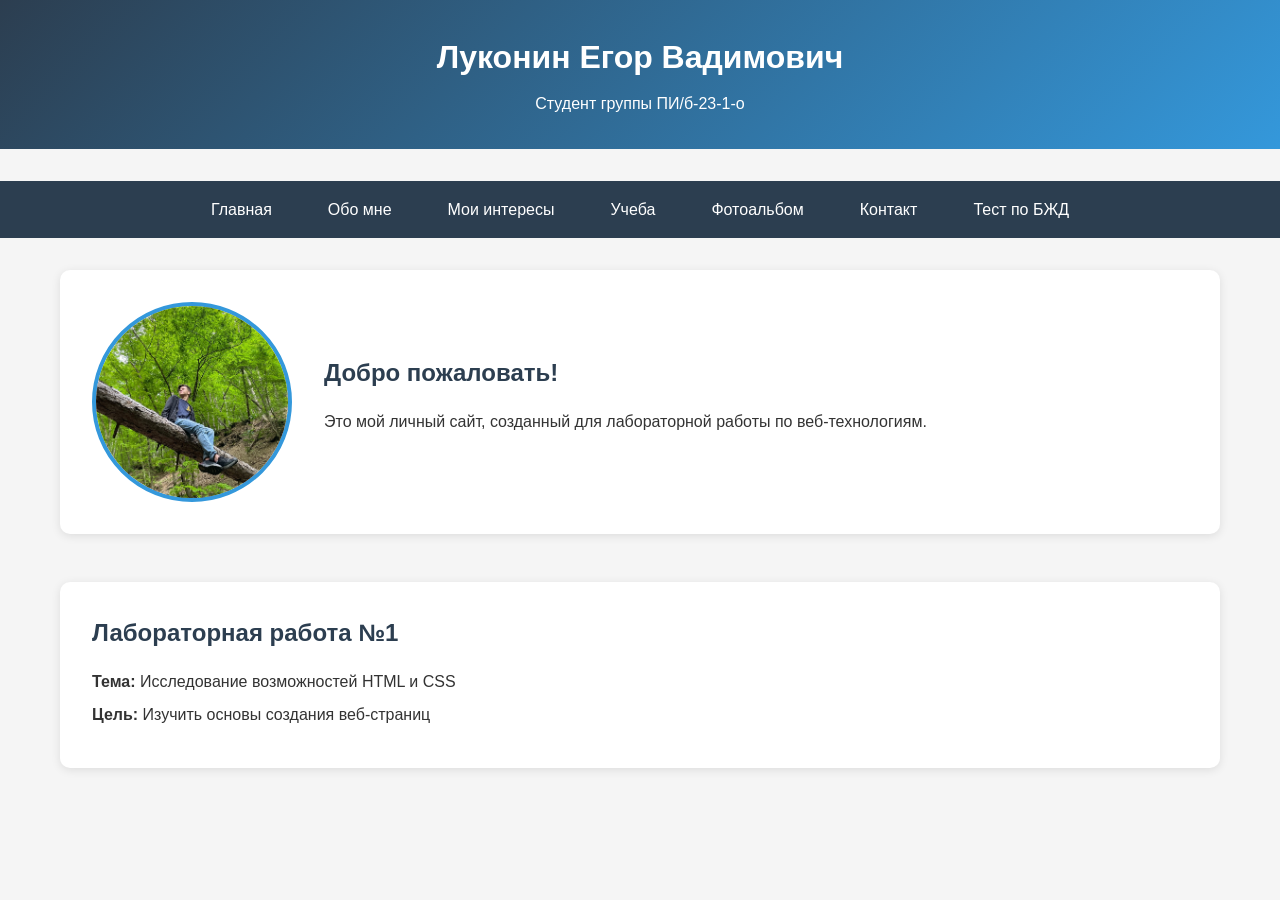
<file: index.html>
<!DOCTYPE html>
<html lang="ru">
<head>
    <meta charset="UTF-8">
    <meta name="viewport" content="width=device-width, initial-scale=1.0">
    <title>Персональный сайт Луконина Егора</title>
    <link rel="stylesheet" href="styles.css">
</head>
<body>
    <header>
        <h1>Луконин Егор Вадимович</h1>
        <p>Студент группы ПИ/б-23-1-о</p>
    </header>

    <nav>
        <ul>
            <li><a href="index.html">Главная</a></li>
            <li><a href="about.html">Обо мне</a></li>
            <li><a href="interests.html">Мои интересы</a></li>
            <li><a href="study.html">Учеба</a></li>
            <li><a href="photo.html">Фотоальбом</a></li>
            <li><a href="contact.html">Контакт</a></li>
            <li><a href="test.html">Тест по БЖД</a></li>
        </ul>
    </nav>

    <main>
        <section class="intro">
            <img src="photo.jpg" alt="Мое фото" class="my-photo">
            <div class="intro-text">
                <h2>Добро пожаловать!</h2>
                <p>Это мой личный сайт, созданный для лабораторной работы по веб-технологиям.</p>
            </div>
        </section>

        <section class="lab-info">
            <h2>Лабораторная работа №1</h2>
            <p><strong>Тема:</strong> Исследование возможностей HTML и CSS</p>
            <p><strong>Цель:</strong> Изучить основы создания веб-страниц</p>
        </section>
    </main>
</body>
</html>
</file>
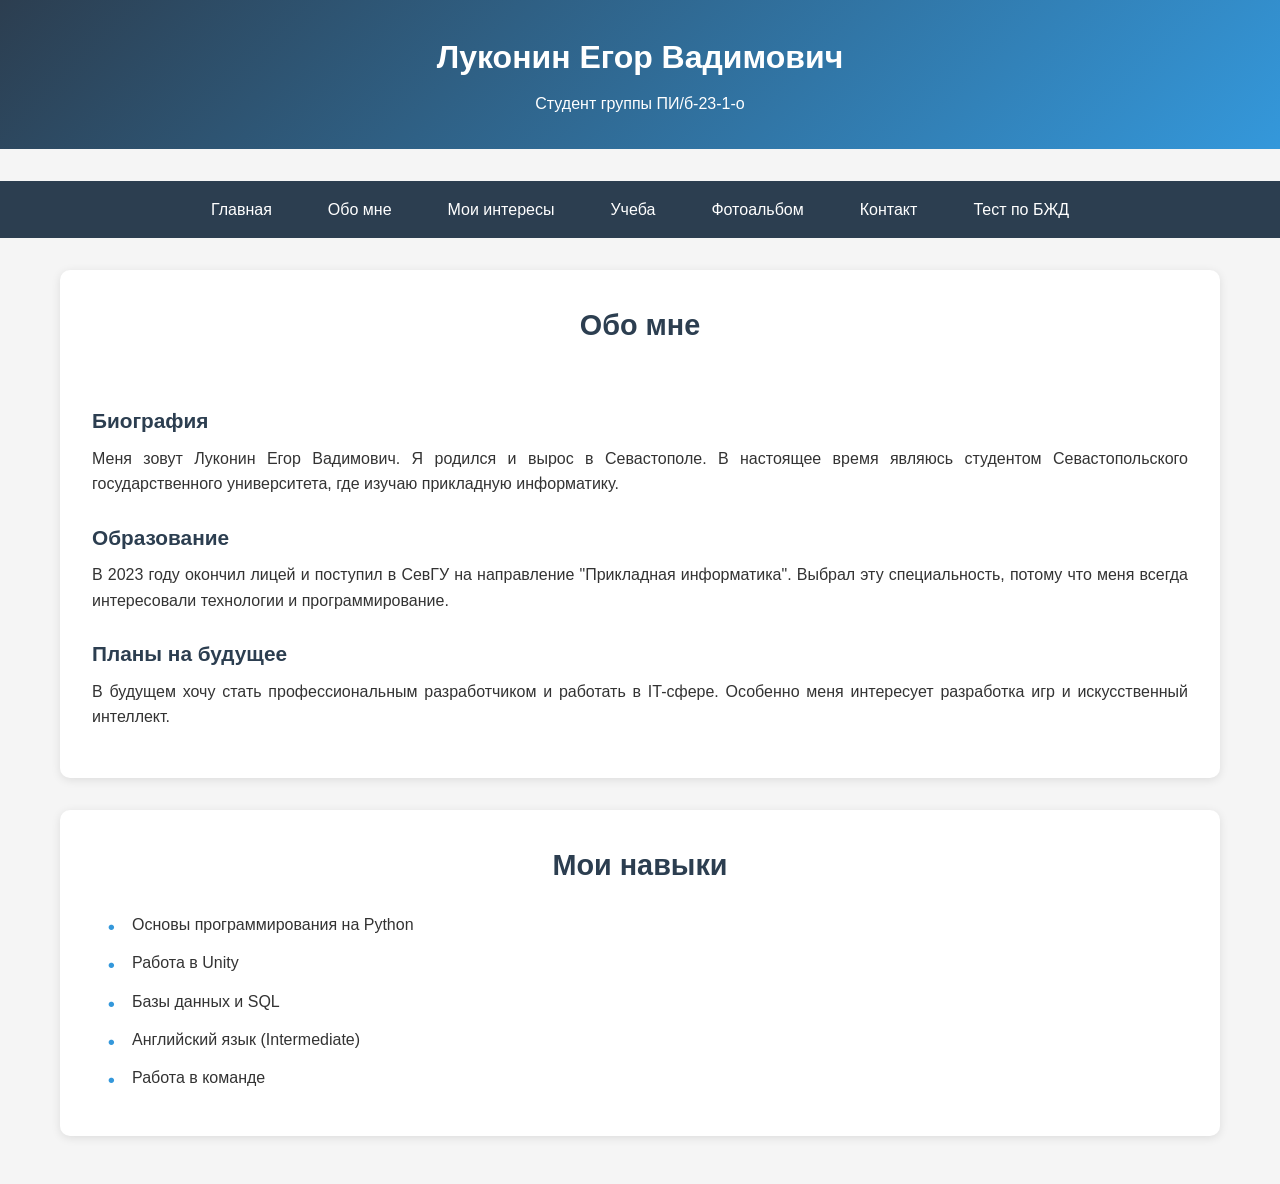
<file: about.html>
<!DOCTYPE html>
<html lang="ru">
<head>
    <meta charset="UTF-8">
    <meta name="viewport" content="width=device-width, initial-scale=1.0">
    <title>Обо мне - Персональный сайт Луконина Егора</title>
    <link rel="stylesheet" href="styles.css">
</head>
<body>
    <header>
        <h1>Луконин Егор Вадимович</h1>
        <p>Студент группы ПИ/б-23-1-о</p>
    </header>

    <nav>
        <ul>
            <li><a href="index.html">Главная</a></li>
            <li><a href="about.html">Обо мне</a></li>
            <li><a href="interests.html">Мои интересы</a></li>
            <li><a href="study.html">Учеба</a></li>
            <li><a href="photo.html">Фотоальбом</a></li>
            <li><a href="contact.html">Контакт</a></li>
            <li><a href="test.html">Тест по БЖД</a></li>
        </ul>
    </nav>

    <main>
        <section class="about">
            <h2>Обо мне</h2>
            
            <div class="about-content">
                
                <div class="about-text">
                    <h3>Биография</h3>
                    <p>Меня зовут Луконин Егор Вадимович. Я родился и вырос в Севастополе. В настоящее время являюсь студентом Севастопольского государственного университета, где изучаю прикладную информатику.</p>
                    
                    <h3>Образование</h3>
                    <p>В 2023 году окончил лицей и поступил в СевГУ на направление "Прикладная информатика". Выбрал эту специальность, потому что меня всегда интересовали технологии и программирование.</p>
                    
                    <h3>Планы на будущее</h3>
                    <p>В будущем хочу стать профессиональным разработчиком и работать в IT-сфере. Особенно меня интересует разработка игр и искусственный интеллект.</p>
                </div>
            </div>
        </section>

        <section class="skills">
            <h2>Мои навыки</h2>
            <ul>
                <li>Основы программирования на Python</li>
                <li>Работа в Unity</li>
                <li>Базы данных и SQL</li>
                <li>Английский язык (Intermediate)</li>
                <li>Работа в команде</li>
            </ul>
        </section>
    </main>
</body>
</html>
</file>
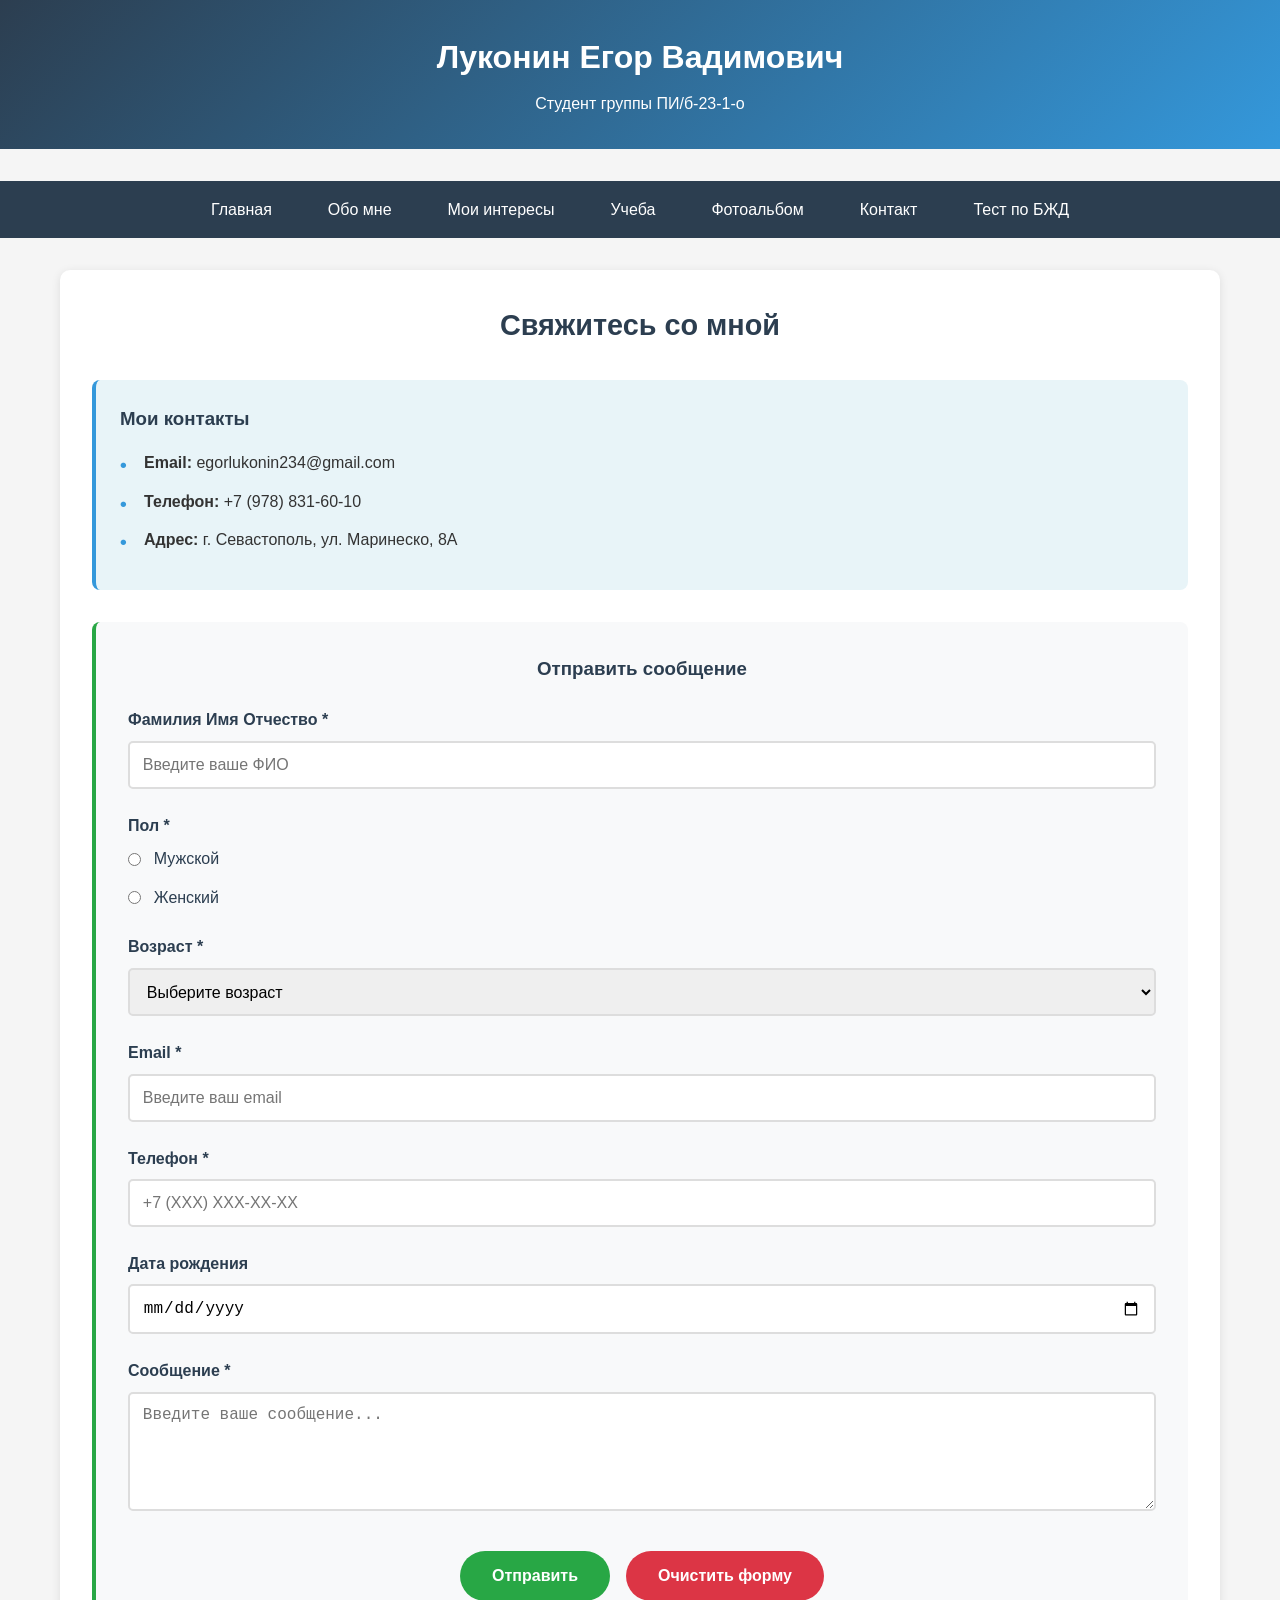
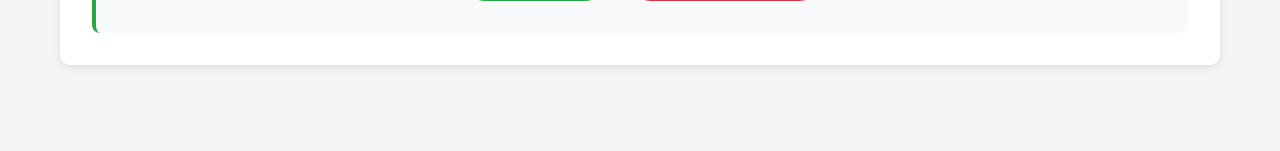
<file: contact.html>
<!DOCTYPE html>
<html lang="ru">
<head>
    <meta charset="UTF-8">
    <meta name="viewport" content="width=device-width, initial-scale=1.0">
    <title>Контакт - Персональный сайт Луконина Егора</title>
    <link rel="stylesheet" href="styles.css">
    <script src="script.js"></script>
    <script src="contact-validation.js"></script>
</head>
<body>
    <header>
        <h1>Луконин Егор Вадимович</h1>
        <p>Студент группы ПИ/б-23-1-о</p>
    </header>

    <nav>
        <ul>
            <li><a href="index.html">Главная</a></li>
            <li><a href="about.html">Обо мне</a></li>
            <li><a href="interests.html">Мои интересы</a></li>
            <li><a href="study.html">Учеба</a></li>
            <li><a href="photo.html">Фотоальбом</a></li>
            <li><a href="contact.html">Контакт</a></li>
            <li><a href="test.html">Тест по БЖД</a></li>
        </ul>
    </nav>

    <main>
        <section class="contact">
            <h2>Свяжитесь со мной</h2>
            
            <div class="contact-info">
                <h3>Мои контакты</h3>
                <div class="contact-details">
                    <p><strong>Email:</strong> egorlukonin234@gmail.com</p>
                    <p><strong>Телефон:</strong> +7 (978) 831-60-10</p>
                    <p><strong>Адрес:</strong> г. Севастополь, ул. Маринеско, 8А</p>
                </div>
            </div>

            <div class="contact-form">
                <h3>Отправить сообщение</h3>
                <form id="contactForm" onsubmit="return validateContactForm()">
                    <div class="form-group">
                        <label for="fullname">Фамилия Имя Отчество *</label>
                        <input type="text" id="fullname" name="fullname" required 
                               placeholder="Введите ваше ФИО">
                    </div>

                    <div class="form-group">
                        <label>Пол *</label>
                        <div class="radio-group">
                            <label>
                                <input type="radio" name="gender" value="male" required>
                                Мужской
                            </label>
                            <label>
                                <input type="radio" name="gender" value="female">
                                Женский
                            </label>
                        </div>
                    </div>

                    <div class="form-group">
                        <label for="age">Возраст *</label>
                        <select id="age" name="age" required>
                            <option value="">Выберите возраст</option>
                            <option value="18-20">18-20 лет</option>
                            <option value="21-25">21-25 лет</option>
                            <option value="26-30">26-30 лет</option>
                            <option value="31-35">31-35 лет</option>
                            <option value="36+">36+ лет</option>
                        </select>
                    </div>

                    <div class="form-group">
                        <label for="email">Email *</label>
                        <input type="email" id="email" name="email" required 
                               placeholder="Введите ваш email">
                    </div>

                    <div class="form-group">
                        <label for="phone">Телефон *</label>
                        <input type="tel" id="phone" name="phone" required 
                               placeholder="+7 (XXX) XXX-XX-XX">
                    </div>

                    <div class="form-group">
                        <label for="birthdate">Дата рождения</label>
                        <input type="date" id="birthdate" name="birthdate">
                    </div>

                    <div class="form-group">
                        <label for="message">Сообщение *</label>
                        <textarea id="message" name="message" rows="5" required 
                                  placeholder="Введите ваше сообщение..."></textarea>
                    </div>

                    <div class="form-buttons">
                        <button type="submit" class="submit-btn">Отправить</button>
                        <button type="reset" class="reset-btn">Очистить форму</button>
                    </div>
                </form>
            </div>
        </section>
    </main>
</body>
</html>
</file>
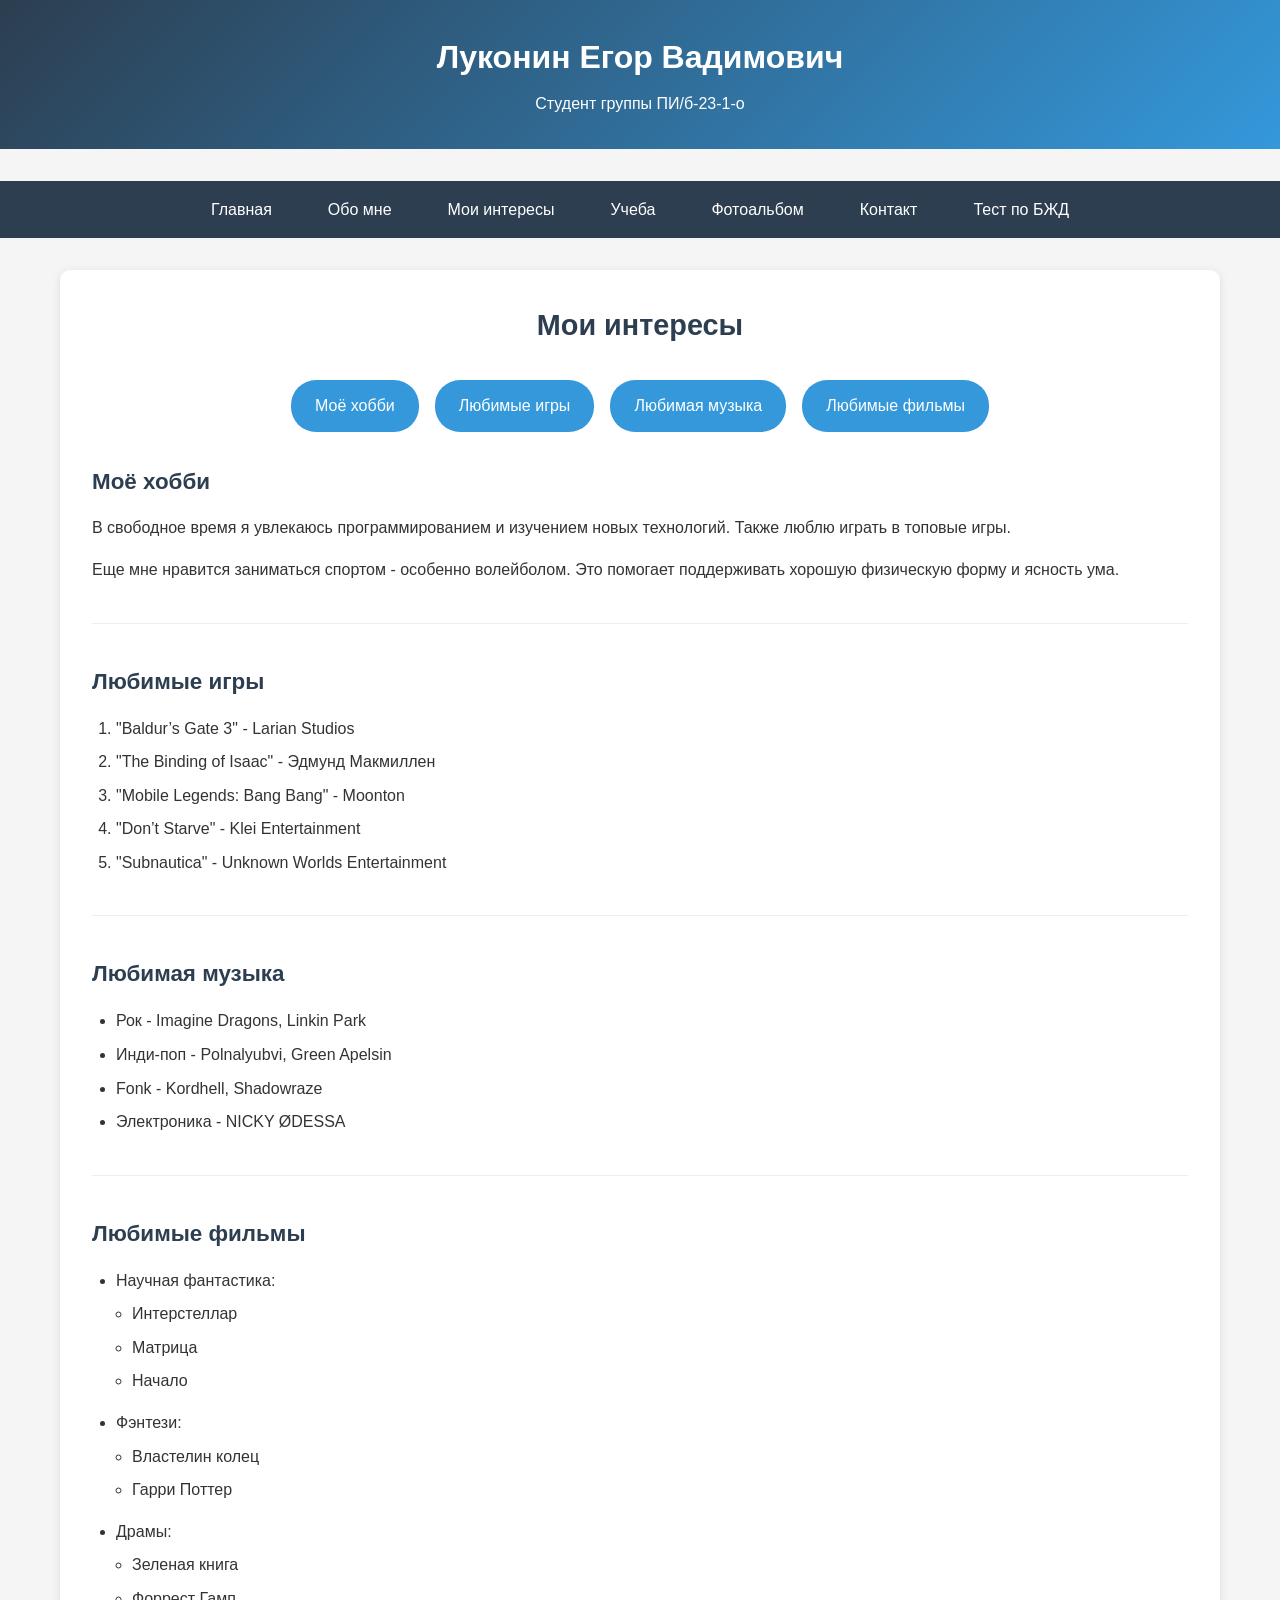
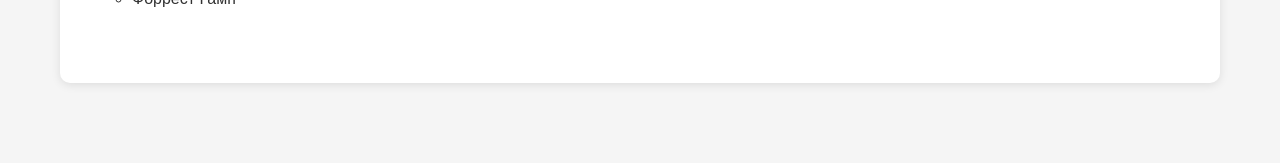
<file: interests.html>
<!DOCTYPE html>
<html lang="ru">
<head>
    <meta charset="UTF-8">
    <meta name="viewport" content="width=device-width, initial-scale=1.0">
    <title>Мои интересы - Персональный сайт Луконина Егора</title>
    <link rel="stylesheet" href="styles.css">
    <script src="script.js"></script>
</head>
<body>
    <header>
        <h1>Луконин Егор Вадимович</h1>
        <p>Студент группы ПИ/б-23-1-о</p>
    </header>

    <nav>
        <ul>
            <li><a href="index.html">Главная</a></li>
            <li><a href="about.html">Обо мне</a></li>
            <li><a href="interests.html">Мои интересы</a></li>
            <li><a href="study.html">Учеба</a></li>
            <li><a href="photo.html">Фотоальбом</a></li>
            <li><a href="contact.html">Контакт</a></li>
            <li><a href="test.html">Тест по БЖД</a></li>
        </ul>
    </nav>

    <main>
        <section class="interests">
            <h2>Мои интересы</h2>
            
            <div class="interests-nav">
                <a href="#hobby" class="nav-link">Моё хобби</a>
                <a href="#books" class="nav-link">Любимые игры</a>
                <a href="#music" class="nav-link">Любимая музыка</a>
                <a href="#movies" class="nav-link">Любимые фильмы</a>
            </div>

            <div id="hobby" class="interest-section">
                <h3>Моё хобби</h3>
                <p>В свободное время я увлекаюсь программированием и изучением новых технологий. Также люблю играть в топовые игры.</p>
                <p>Еще мне нравится заниматься спортом - особенно волейболом. Это помогает поддерживать хорошую физическую форму и ясность ума.</p>
            </div>

            <div id="books" class="interest-section">
                <h3>Любимые игры</h3>
                <div id="games-list"></div>
            </div>

            <div id="music" class="interest-section">
                <h3>Любимая музыка</h3>
                <div id="music-list"></div>
            </div>

            <div id="movies" class="interest-section">
                <h3>Любимые фильмы</h3>
                <div id="movies-list"></div>
            </div>
        </section>
    </main>

    <script>
        // Создаем списки с помощью JavaScript функции
        document.addEventListener('DOMContentLoaded', function() {
            // Любимые игры
            document.getElementById('games-list').innerHTML = createList('o', 
                '"Baldur’s Gate 3" - Larian Studios',
                '"The Binding of Isaac" - Эдмунд Макмиллен',
                '"Mobile Legends: Bang Bang" - Moonton',
                '"Don’t Starve" - Klei Entertainment',
                '"Subnautica" - Unknown Worlds Entertainment'
            );
            
            // Любимая музыка
            document.getElementById('music-list').innerHTML = createList('u',
                'Рок - Imagine Dragons, Linkin Park',
                'Инди-поп - Polnalyubvi, Green Apelsin',
                'Fonk - Kordhell, Shadowraze',
                'Электроника - NICKY ØDESSA'
            );
            
            // Любимые фильмы
            document.getElementById('movies-list').innerHTML = `
                <ul>
                    <li>Научная фантастика:
                        ${createList('u', 'Интерстеллар', 'Матрица', 'Начало')}
                    </li>
                    <li>Фэнтези:
                        ${createList('u', 'Властелин колец', 'Гарри Поттер')}
                    </li>
                    <li>Драмы:
                        ${createList('u', 'Зеленая книга', 'Форрест Гамп')}
                    </li>
                </ul>
            `;
        });
    </script>
</body>
</html>
</file>
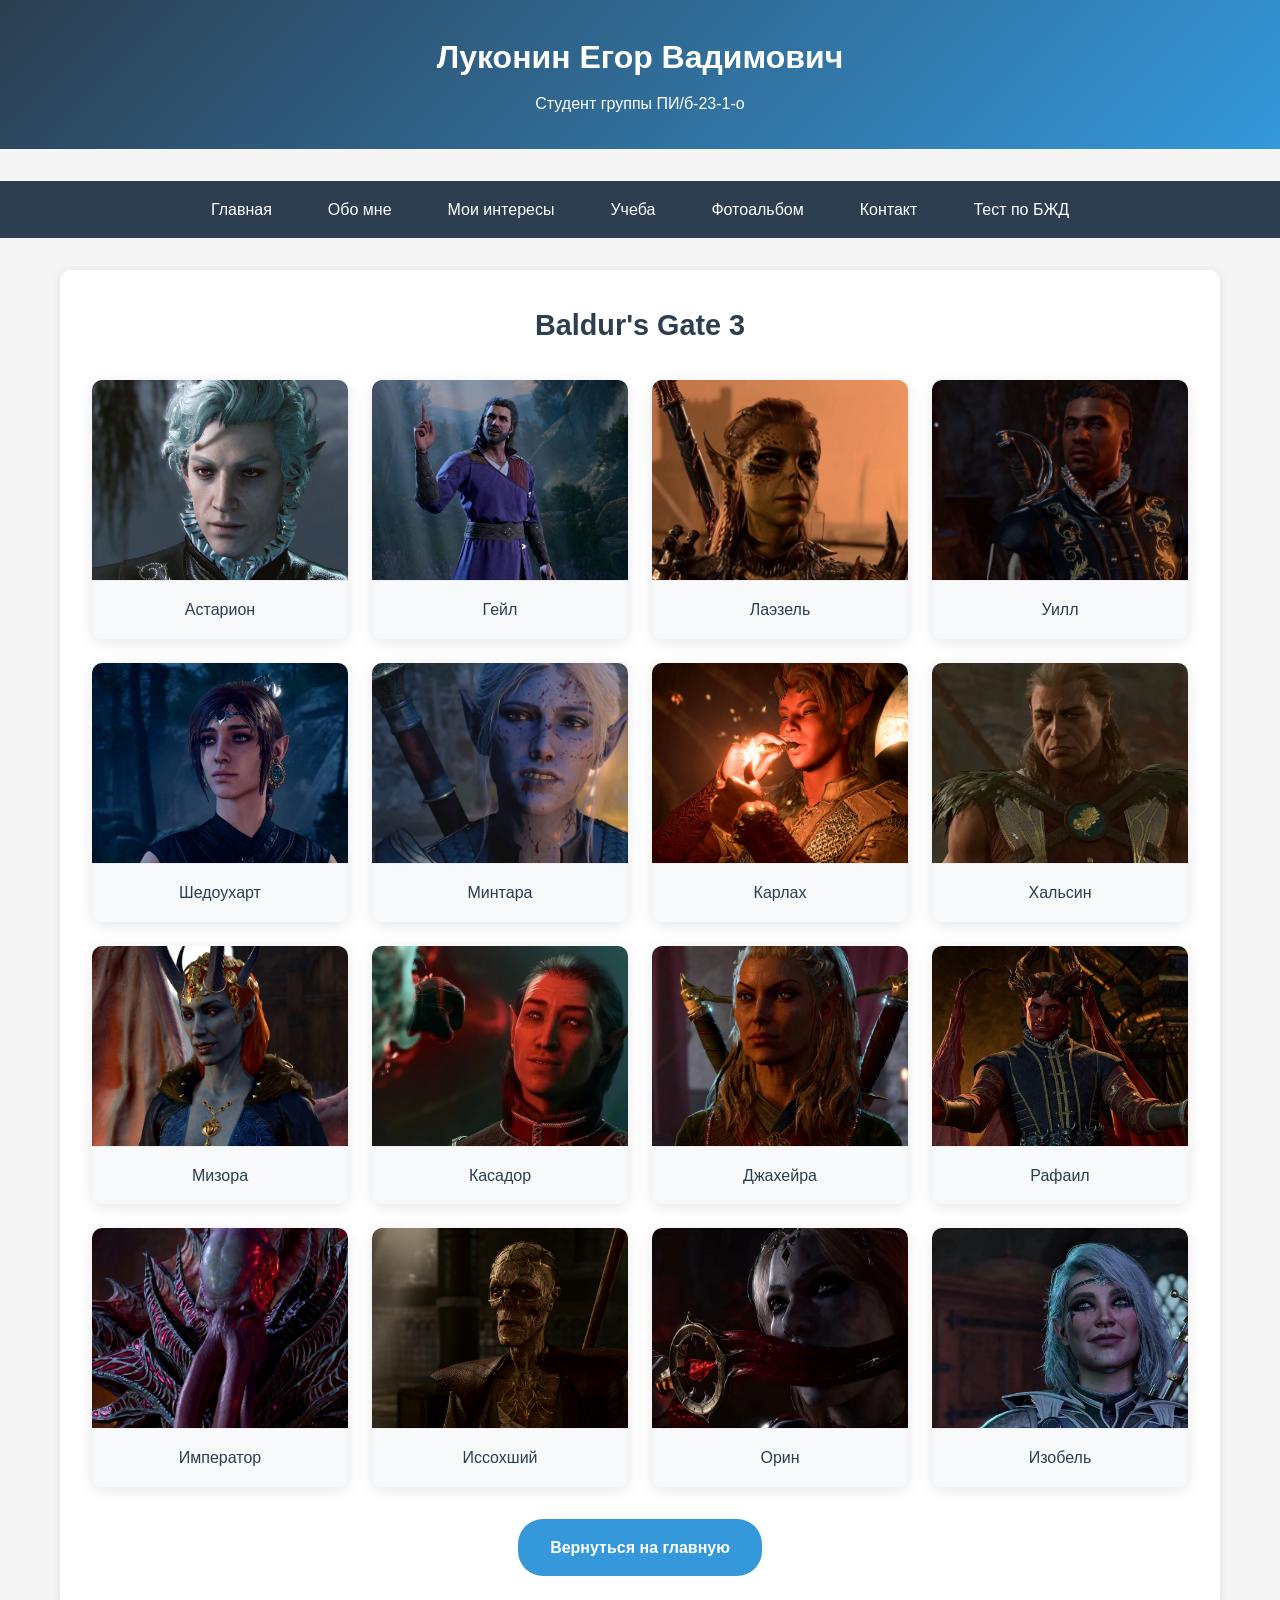
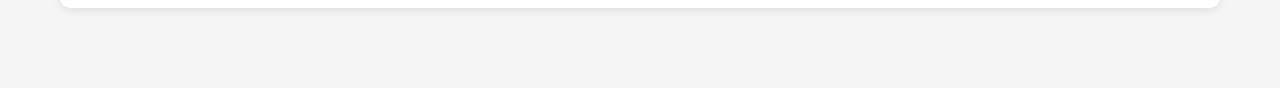
<file: photo.html>
<!DOCTYPE html>
<html lang="ru">
<head>
    <meta charset="UTF-8">
    <meta name="viewport" content="width=device-width, initial-scale=1.0">
    <title>Фотоальбом - Персональный сайт Луконина Егора</title>
    <link rel="stylesheet" href="styles.css?v=2">
    <script src="script.js?v=2"></script>
</head>
<body>
    <header>
        <h1>Луконин Егор Вадимович</h1>
        <p>Студент группы ПИ/б-23-1-о</p>
    </header>

    <nav>
        <ul>
            <li><a href="index.html">Главная</a></li>
            <li><a href="about.html">Обо мне</a></li>
            <li><a href="interests.html">Мои интересы</a></li>
            <li><a href="study.html">Учеба</a></li>
            <li><a href="photo.html">Фотоальбом</a></li>
            <li><a href="contact.html">Контакт</a></li>
            <li><a href="test.html">Тест по БЖД</a></li>
        </ul>
    </nav>

    <main>
        <section class="photo-album">
            <h2>Baldur's Gate 3</h2>
            
            <div id="photos-container">
                <p>Загрузка фотоальбома...</p>
            </div>

            <div class="back-to-main">
                <a href="index.html" class="back-button">Вернуться на главную</a>
            </div>
        </section>
    </main>

    <script>
        // Загружаем фотоальбом при загрузке страницы
        document.addEventListener('DOMContentLoaded', function() {
            console.log("DOM загружен, запускаем фотоальбом");
            const container = document.getElementById('photos-container');
            if (container) {
                container.innerHTML = displayPhotoAlbum();
                console.log("Фотоальбом загружен");
            } else {
                console.error("Контейнер для фото не найден!");
            }
        });
    </script>
</body>
</html>
</file>
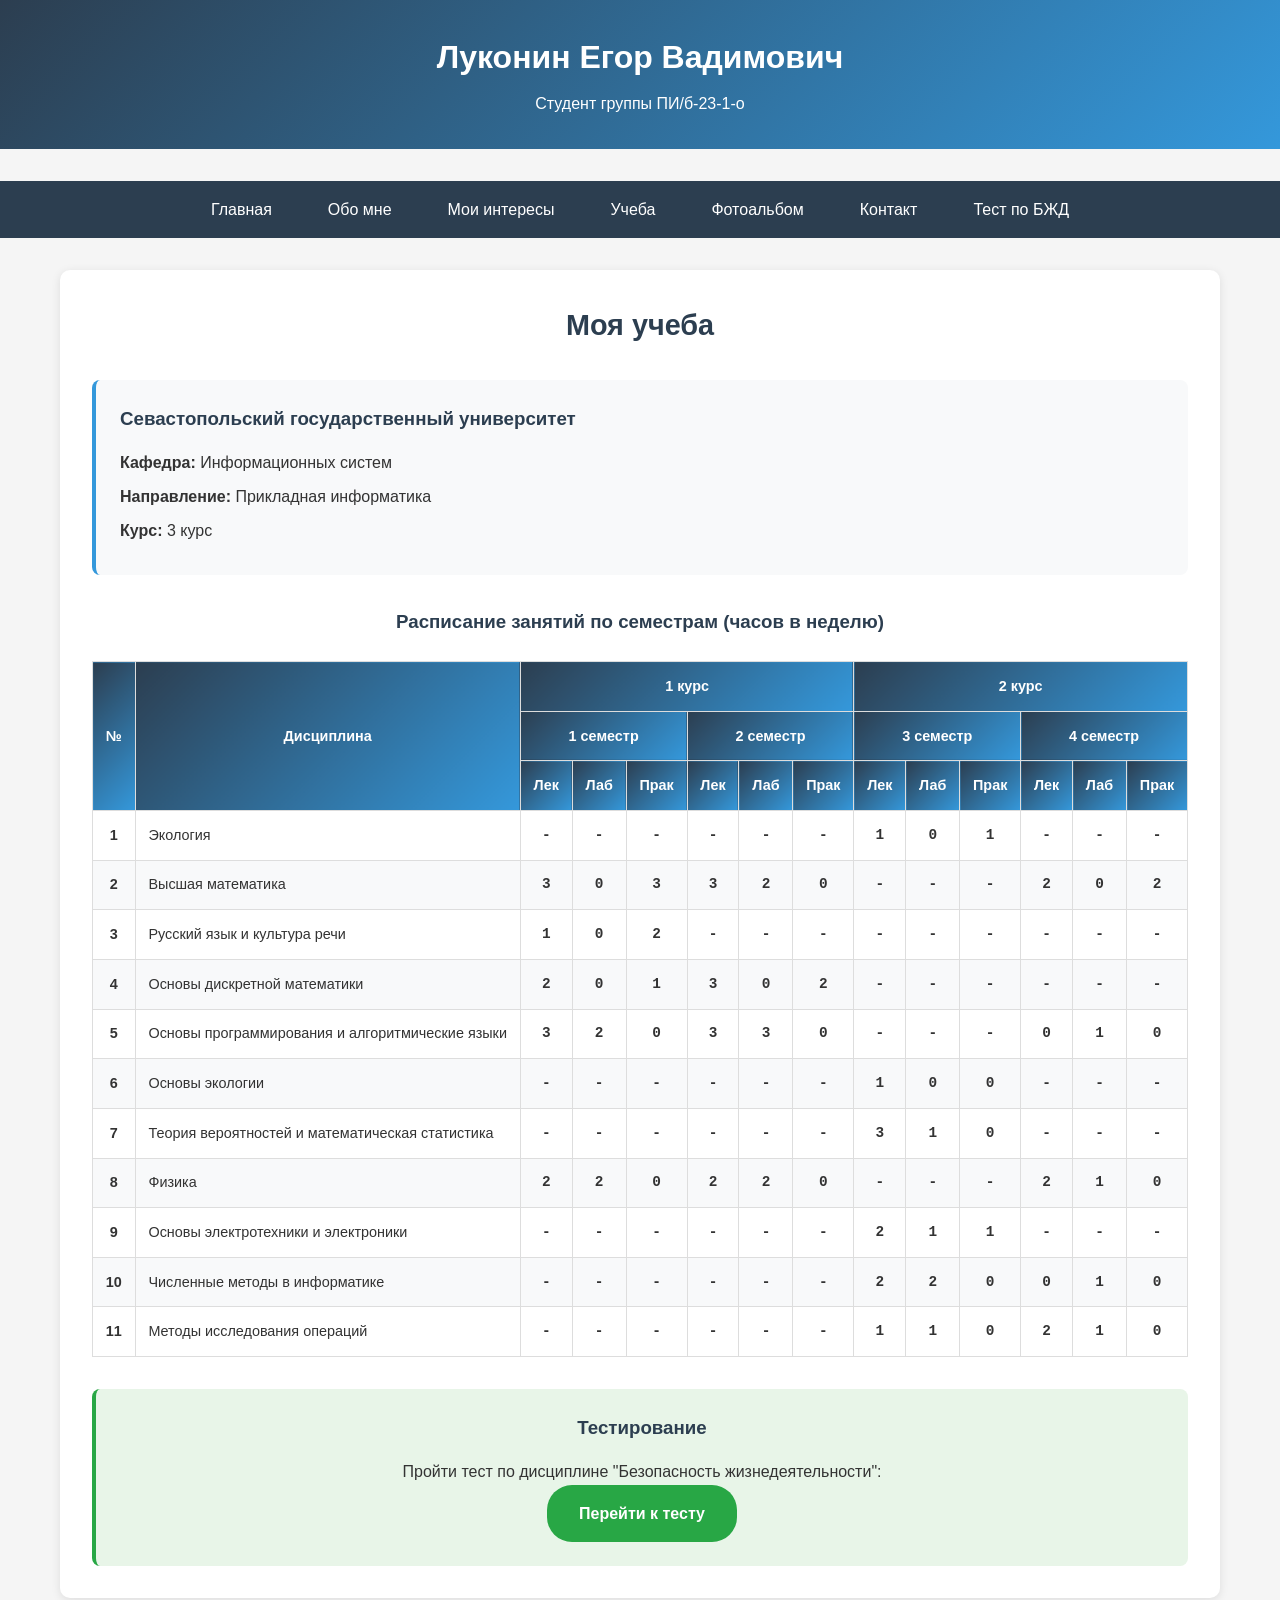
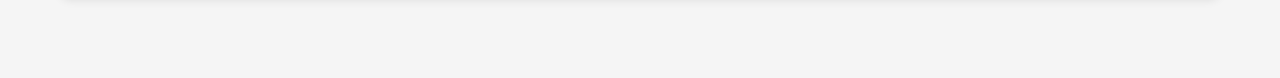
<file: study.html>
<!DOCTYPE html>
<html lang="ru">
<head>
    <meta charset="UTF-8">
    <meta name="viewport" content="width=device-width, initial-scale=1.0">
    <title>Учеба - Персональный сайт Луконина Егора</title>
    <link rel="stylesheet" href="styles.css">
</head>
<body>
    <header>
        <h1>Луконин Егор Вадимович</h1>
        <p>Студент группы ПИ/б-23-1-о</p>
    </header>

    <nav>
        <ul>
            <li><a href="index.html">Главная</a></li>
            <li><a href="about.html">Обо мне</a></li>
            <li><a href="interests.html">Мои интересы</a></li>
            <li><a href="study.html">Учеба</a></li>
            <li><a href="photo.html">Фотоальбом</a></li>
            <li><a href="contact.html">Контакт</a></li>
            <li><a href="test.html">Тест по БЖД</a></li>
        </ul>
    </nav>

    <main>
        <section class="study">
            <h2>Моя учеба</h2>
            
            <div class="university-info">
                <h3>Севастопольский государственный университет</h3>
                <p><strong>Кафедра:</strong> Информационных систем</p>
                <p><strong>Направление:</strong> Прикладная информатика</p>
                <p><strong>Курс:</strong> 3 курс</p>
            </div>

            <div class="disciplines">
                <h3>Расписание занятий по семестрам (часов в неделю)</h3>
                
                <table class="disciplines-table">
                    <thead>
                        <tr>
                            <th rowspan="3">№</th>
                            <th rowspan="3">Дисциплина</th>
                            <th colspan="6">1 курс</th>
                            <th colspan="6">2 курс</th>
                        </tr>
                        <tr>
                            <th colspan="3">1 семестр</th>
                            <th colspan="3">2 семестр</th>
                            <th colspan="3">3 семестр</th>
                            <th colspan="3">4 семестр</th>
                        </tr>
                        <tr>
                            <th>Лек</th>
                            <th>Лаб</th>
                            <th>Прак</th>
                            <th>Лек</th>
                            <th>Лаб</th>
                            <th>Прак</th>
                            <th>Лек</th>
                            <th>Лаб</th>
                            <th>Прак</th>
                            <th>Лек</th>
                            <th>Лаб</th>
                            <th>Прак</th>
                        </tr>
                    </thead>
                    <tbody>
                        <tr>
                            <td>1</td>
                            <td>Экология</td>
                            <td>-</td>
                            <td>-</td>
                            <td>-</td>
                            <td>-</td>
                            <td>-</td>
                            <td>-</td>
                            <td>1</td>
                            <td>0</td>
                            <td>1</td>
                            <td>-</td>
                            <td>-</td>
                            <td>-</td>
                        </tr>
                        <tr>
                            <td>2</td>
                            <td>Высшая математика</td>
                            <td>3</td>
                            <td>0</td>
                            <td>3</td>
                            <td>3</td>
                            <td>2</td>
                            <td>0</td>
                            <td>-</td>
                            <td>-</td>
                            <td>-</td>
                            <td>2</td>
                            <td>0</td>
                            <td>2</td>
                        </tr>
                        <tr>
                            <td>3</td>
                            <td>Русский язык и культура речи</td>
                            <td>1</td>
                            <td>0</td>
                            <td>2</td>
                            <td>-</td>
                            <td>-</td>
                            <td>-</td>
                            <td>-</td>
                            <td>-</td>
                            <td>-</td>
                            <td>-</td>
                            <td>-</td>
                            <td>-</td>
                        </tr>
                        <tr>
                            <td>4</td>
                            <td>Основы дискретной математики</td>
                            <td>2</td>
                            <td>0</td>
                            <td>1</td>
                            <td>3</td>
                            <td>0</td>
                            <td>2</td>
                            <td>-</td>
                            <td>-</td>
                            <td>-</td>
                            <td>-</td>
                            <td>-</td>
                            <td>-</td>
                        </tr>
                        <tr>
                            <td>5</td>
                            <td>Основы программирования и алгоритмические языки</td>
                            <td>3</td>
                            <td>2</td>
                            <td>0</td>
                            <td>3</td>
                            <td>3</td>
                            <td>0</td>
                            <td>-</td>
                            <td>-</td>
                            <td>-</td>
                            <td>0</td>
                            <td>1</td>
                            <td>0</td>
                        </tr>
                        <tr>
                            <td>6</td>
                            <td>Основы экологии</td>
                            <td>-</td>
                            <td>-</td>
                            <td>-</td>
                            <td>-</td>
                            <td>-</td>
                            <td>-</td>
                            <td>1</td>
                            <td>0</td>
                            <td>0</td>
                            <td>-</td>
                            <td>-</td>
                            <td>-</td>
                        </tr>
                        <tr>
                            <td>7</td>
                            <td>Теория вероятностей и математическая статистика</td>
                            <td>-</td>
                            <td>-</td>
                            <td>-</td>
                            <td>-</td>
                            <td>-</td>
                            <td>-</td>
                            <td>3</td>
                            <td>1</td>
                            <td>0</td>
                            <td>-</td>
                            <td>-</td>
                            <td>-</td>
                        </tr>
                        <tr>
                            <td>8</td>
                            <td>Физика</td>
                            <td>2</td>
                            <td>2</td>
                            <td>0</td>
                            <td>2</td>
                            <td>2</td>
                            <td>0</td>
                            <td>-</td>
                            <td>-</td>
                            <td>-</td>
                            <td>2</td>
                            <td>1</td>
                            <td>0</td>
                        </tr>
                        <tr>
                            <td>9</td>
                            <td>Основы электротехники и электроники</td>
                            <td>-</td>
                            <td>-</td>
                            <td>-</td>
                            <td>-</td>
                            <td>-</td>
                            <td>-</td>
                            <td>2</td>
                            <td>1</td>
                            <td>1</td>
                            <td>-</td>
                            <td>-</td>
                            <td>-</td>
                        </tr>
                        <tr>
                            <td>10</td>
                            <td>Численные методы в информатике</td>
                            <td>-</td>
                            <td>-</td>
                            <td>-</td>
                            <td>-</td>
                            <td>-</td>
                            <td>-</td>
                            <td>2</td>
                            <td>2</td>
                            <td>0</td>
                            <td>0</td>
                            <td>1</td>
                            <td>0</td>
                        </tr>
                        <tr>
                            <td>11</td>
                            <td>Методы исследования операций</td>
                            <td>-</td>
                            <td>-</td>
                            <td>-</td>
                            <td>-</td>
                            <td>-</td>
                            <td>-</td>
                            <td>1</td>
                            <td>1</td>
                            <td>0</td>
                            <td>2</td>
                            <td>1</td>
                            <td>0</td>
                        </tr>
                    </tbody>
                </table>
            </div>

            <div class="test-link">
                <h3>Тестирование</h3>
                <p>Пройти тест по дисциплине "Безопасность жизнедеятельности":</p>
                <a href="test.html" class="test-button">Перейти к тесту</a>
            </div>
        </section>
    </main>
</body>
</html>
</file>
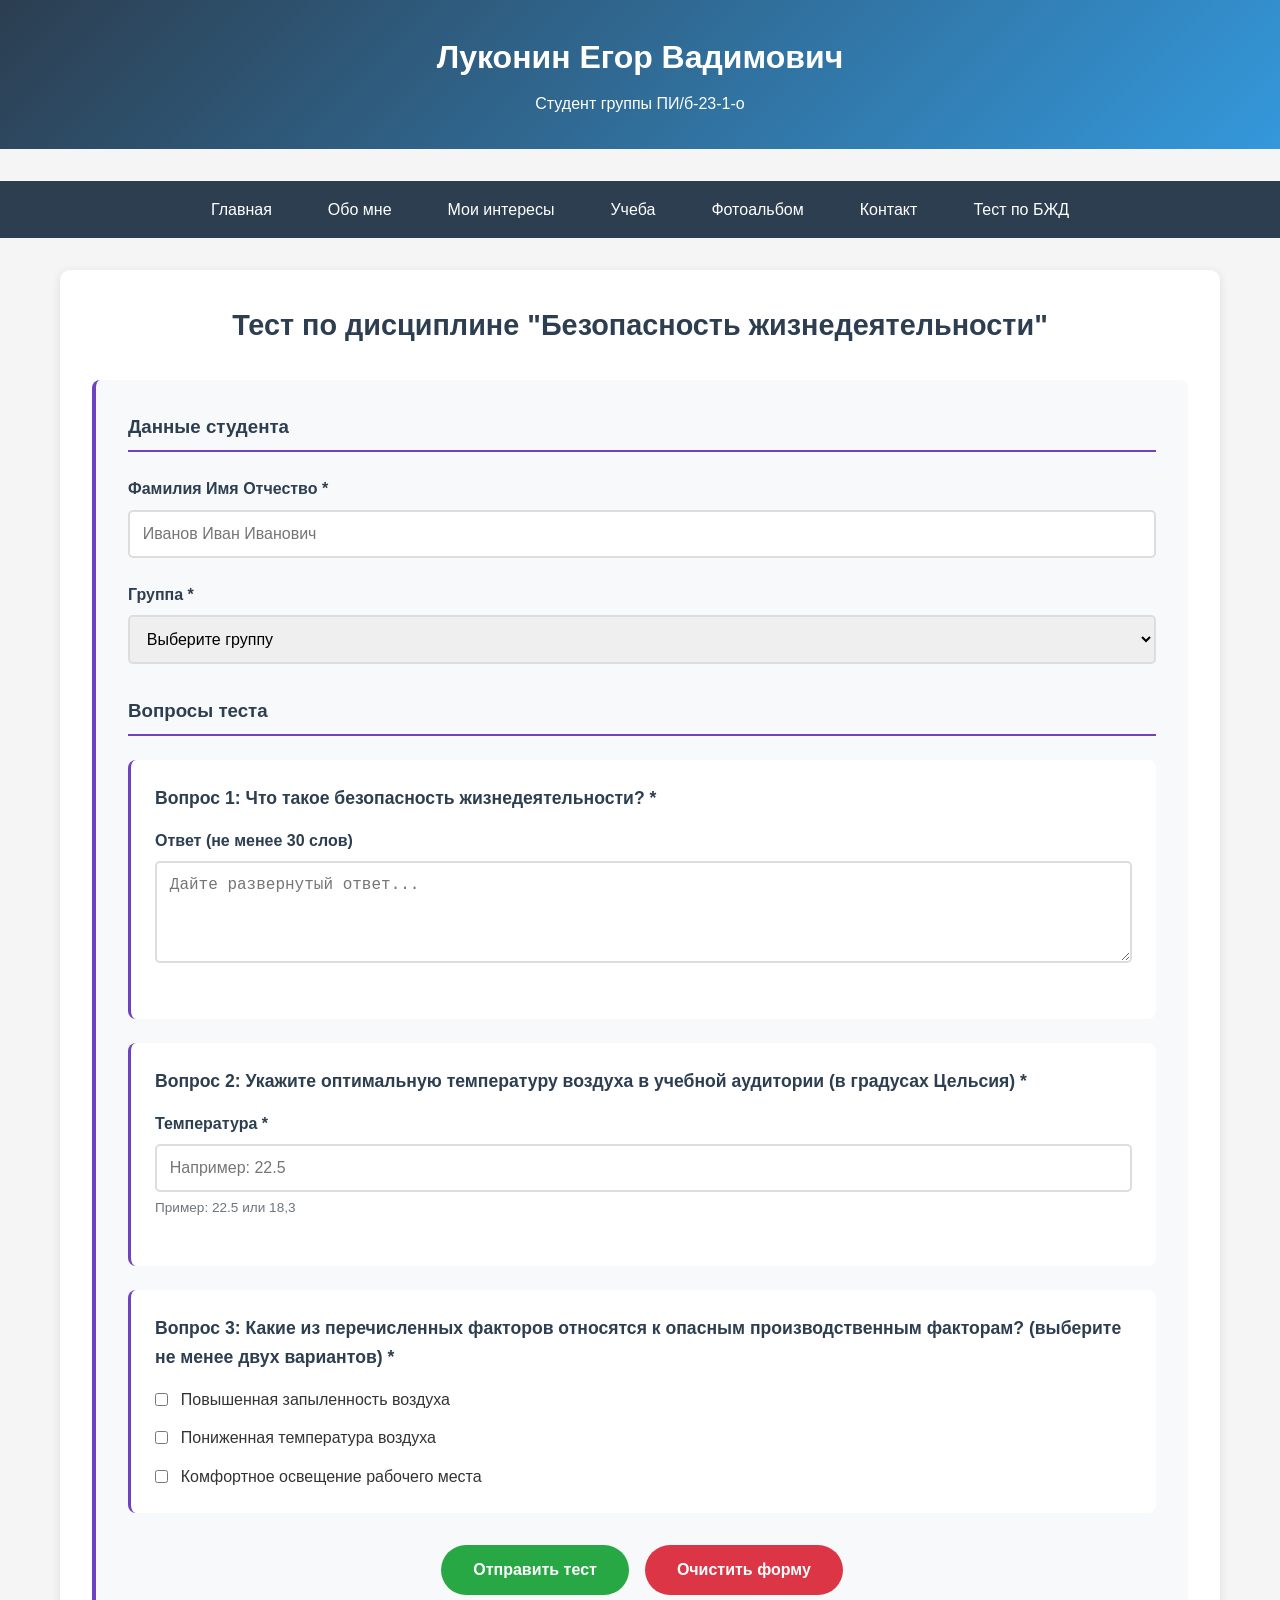
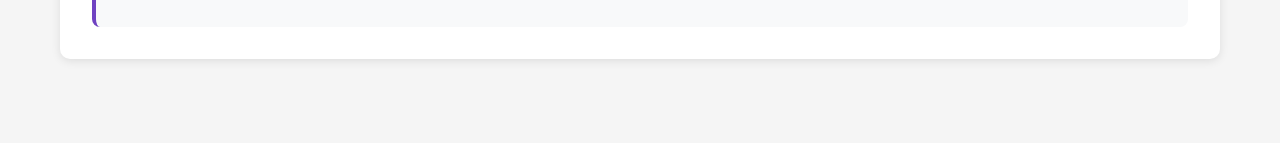
<file: test.html>
<!DOCTYPE html>
<html lang="ru">
<head>
    <meta charset="UTF-8">
    <meta name="viewport" content="width=device-width, initial-scale=1.0">
    <title>Тест по БЖД - Персональный сайт Луконина Егора</title>
    <link rel="stylesheet" href="styles.css">
    <script src="script.js"></script>
    <script src="test-validation.js"></script>
</head>
<body>
    <header>
        <h1>Луконин Егор Вадимович</h1>
        <p>Студент группы ПИ/б-23-1-о</p>
    </header>

    <nav>
        <ul>
            <li><a href="index.html">Главная</a></li>
            <li><a href="about.html">Обо мне</a></li>
            <li><a href="interests.html">Мои интересы</a></li>
            <li><a href="study.html">Учеба</a></li>
            <li><a href="photo.html">Фотоальбом</a></li>
            <li><a href="contact.html">Контакт</a></li>
            <li><a href="test.html">Тест по БЖД</a></li>
        </ul>
    </nav>

    <main>
        <section class="test">
            <h2>Тест по дисциплине "Безопасность жизнедеятельности"</h2>

            <form id="testForm" class="test-form" onsubmit="return validateTestForm()">
                <!-- Данные пользователя -->
                <div class="user-data">
                    <h3>Данные студента</h3>
                    
                    <div class="form-group">
                        <label for="studentName">Фамилия Имя Отчество *</label>
                        <input type="text" id="studentName" name="studentName" required 
                               placeholder="Иванов Иван Иванович">
                    </div>

                    <div class="form-group">
                        <label for="studentGroup">Группа *</label>
                        <select id="studentGroup" name="studentGroup" required>
                            <option value="">Выберите группу</option>
                            <option value="ИС/б-23-1-о">ИС/б-23-1-о</option>
                            <option value="ИС/б-23-2-о">ИС/б-23-2-о</option>
                            <option value="ПИ/б-23-1-о">ПИ/б-23-1-о</option>
                            <option value="ПИ/б-23-2-о">ПИ/б-23-2-о</option>
                        </select>
                    </div>
                </div>

                <!-- Вопросы теста -->
                <div class="test-questions">
                    <h3>Вопросы теста</h3>

                    <!-- Вопрос 1: Textarea -->
                    <div class="question">
                        <h4>Вопрос 1: Что такое безопасность жизнедеятельности? *</h4>
                        <div class="form-group">
                            <label for="q1">Ответ (не менее 30 слов)</label>
                            <textarea id="q1" name="q1" rows="4" required 
                                      placeholder="Дайте развернутый ответ..."></textarea>
                        </div>
                    </div>

                    <!-- Вопрос 2: Input (вещественное число) -->
                    <div class="question">
                        <h4>Вопрос 2: Укажите оптимальную температуру воздуха в учебной аудитории (в градусах Цельсия) *</h4>
                        <div class="form-group">
                            <label for="q2">Температура *</label>
                            <input type="text" id="q2" name="q2" required 
                                   placeholder="Например: 22.5">
                            <small>Пример: 22.5 или 18,3</small>
                        </div>
                    </div>

                    <!-- Вопрос 3: Checkbox 3 варианта -->
                    <div class="question">
                        <h4>Вопрос 3: Какие из перечисленных факторов относятся к опасным производственным факторам? (выберите не менее двух вариантов) *</h4>
                        <div class="checkbox-group">
                            <label>
                                <input type="checkbox" name="q3" value="Повышенная запыленность воздуха">
                                Повышенная запыленность воздуха
                            </label>
                            <label>
                                <input type="checkbox" name="q3" value="Пониженная температура воздуха">
                                Пониженная температура воздуха
                            </label>
                            <label>
                                <input type="checkbox" name="q3" value="Комфортное освещение рабочего места">
                                Комфортное освещение рабочего места
                            </label>
                        </div>
                    </div>
                </div>

                <div class="form-buttons">
                    <button type="submit" class="submit-btn">Отправить тест</button>
                    <button type="reset" class="reset-btn">Очистить форму</button>
                </div>
            </form>
        </section>
    </main>
</body>
</html>
</file>
<file: styles.css>
/* Базовые настройки */
* {
    margin: 0;
    padding: 0;
    box-sizing: border-box;
}

body {
    font-family: Arial, sans-serif;
    line-height: 1.6;
    background-color: #f5f5f5;
    color: #333;
}

/* Шапка */
header {
    background: linear-gradient(135deg, #2c3e50, #3498db);
    color: white;
    text-align: center;
    padding: 2rem 0;
    margin-bottom: 2rem;
}

header h1 {
    font-size: 2rem;
    margin-bottom: 0.5rem;
}

/* Навигация */
nav {
    background-color: #2c3e50;
    padding: 1rem 0;
    margin-bottom: 2rem;
}

nav ul {
    list-style: none;
    display: flex;
    justify-content: center;
    flex-wrap: wrap;
    gap: 1.5rem;
}

nav ul li a {
    color: white;
    text-decoration: none;
    padding: 0.5rem 1rem;
    border-radius: 5px;
    transition: background-color 0.3s;
}

nav ul li a:hover {
    background-color: #3498db;
}

/* Основное содержимое */
main {
    max-width: 1200px;
    margin: 0 auto;
    padding: 0 20px 3rem 20px;
}

/* ОБЩИЕ СТИЛИ ДЛЯ ВСЕХ СЕКЦИЙ */
.study,
.interests,
.about,
.photo-album,
.contact,
.test {
    background: white;
    padding: 2rem;
    border-radius: 10px;
    box-shadow: 0 2px 10px rgba(0,0,0,0.1);
    margin-bottom: 2rem;
}

.study h2,
.interests h2,
.about h2,
.photo-album h2,
.contact h2,
.test h2 {
    color: #2c3e50;
    text-align: center;
    margin-bottom: 2rem;
    font-size: 1.8rem;
}

/* СТИЛИ ДЛЯ ГЛАВНОЙ СТРАНИЦЫ (index.html) */
.intro {
    display: flex;
    align-items: center;
    gap: 2rem;
    margin-bottom: 3rem;
    background: white;
    padding: 2rem;
    border-radius: 10px;
    box-shadow: 0 2px 10px rgba(0,0,0,0.1);
}

.my-photo {
    width: 200px;
    height: 200px;
    border-radius: 50%;
    object-fit: cover;
    border: 4px solid #3498db;
}

.intro-text h2 {
    color: #2c3e50;
    margin-bottom: 1rem;
    font-size: 1.5rem;
}

.intro-text p {
    margin-bottom: 1rem;
}

.lab-info {
    background: white;
    padding: 2rem;
    border-radius: 10px;
    box-shadow: 0 2px 10px rgba(0,0,0,0.1);
}

.lab-info h2 {
    color: #2c3e50;
    margin-bottom: 1rem;
    font-size: 1.5rem;
}

.lab-info p {
    margin-bottom: 0.5rem;
}

/* СТИЛИ ДЛЯ СТРАНИЦЫ "ОБО МНЕ" (about.html) */
.about-content {
    display: flex;
    gap: 2rem;
    align-items: flex-start;
}

.about-photo {
    width: 250px;
    height: 250px;
    border-radius: 10px;
    object-fit: cover;
    border: 3px solid #3498db;
}

.about-text h3 {
    color: #2c3e50;
    margin: 1.5rem 0 0.5rem 0;
    font-size: 1.3rem;
}

.about-text p {
    margin-bottom: 1rem;
    text-align: justify;
}

.skills {
    background: white;
    padding: 2rem;
    border-radius: 10px;
    box-shadow: 0 2px 10px rgba(0,0,0,0.1);
}

.skills h2 {
    color: #2c3e50;
    text-align: center;
    margin-bottom: 1.5rem;
    font-size: 1.8rem;
}

.skills ul {
    list-style: none;
    padding-left: 1rem;
}

.skills li {
    margin-bottom: 0.8rem;
    padding-left: 1.5rem;
    position: relative;
}

.skills li:before {
    content: "•";
    color: #3498db;
    font-weight: bold;
    position: absolute;
    left: 0;
    font-size: 1.2rem;
}

/* СТИЛИ ДЛЯ СТРАНИЦЫ "МОИ ИНТЕРЕСЫ" (interests.html) */
.interests-nav {
    display: flex;
    justify-content: center;
    gap: 1rem;
    margin-bottom: 2rem;
    flex-wrap: wrap;
}

.nav-link {
    background: #3498db;
    color: white;
    padding: 0.8rem 1.5rem;
    text-decoration: none;
    border-radius: 25px;
    transition: background-color 0.3s;
}

.nav-link:hover {
    background: #2c3e50;
}

.interest-section {
    margin-bottom: 2.5rem;
    padding-bottom: 1.5rem;
    border-bottom: 1px solid #eee;
}

.interest-section:last-child {
    border-bottom: none;
    margin-bottom: 0;
}

.interest-section h3 {
    color: #2c3e50;
    margin-bottom: 1rem;
    font-size: 1.4rem;
}

.interest-section p {
    margin-bottom: 1rem;
    text-align: justify;
}

.interest-section ol,
.interest-section ul {
    margin-left: 1.5rem;
    margin-bottom: 1rem;
}

.interest-section li {
    margin-bottom: 0.5rem;
}

.interest-section ul ul {
    margin-top: 0.5rem;
    margin-left: 1rem;
}

/* СТИЛИ ДЛЯ СТРАНИЦЫ "УЧЕБА" (study.html) */
.university-info {
    background: #f8f9fa;
    padding: 1.5rem;
    border-radius: 8px;
    margin-bottom: 2rem;
    border-left: 4px solid #3498db;
}

.university-info h3 {
    color: #2c3e50;
    margin-bottom: 1rem;
}

.university-info p {
    margin-bottom: 0.5rem;
}

.disciplines {
    margin-bottom: 2rem;
}

.disciplines h3 {
    color: #2c3e50;
    margin-bottom: 1.5rem;
    text-align: center;
}

.disciplines-table {
    width: 100%;
    border-collapse: collapse;
    margin-bottom: 1rem;
    font-size: 0.9rem;
}

.disciplines-table th,
.disciplines-table td {
    padding: 0.8rem;
    text-align: center;
    border: 1px solid #ddd;
}

.disciplines-table th {
    background: linear-gradient(135deg, #2c3e50, #3498db);
    color: white;
    font-weight: bold;
    vertical-align: middle;
}

.disciplines-table tr:nth-child(even) {
    background-color: #f8f9fa;
}

.disciplines-table tr:hover {
    background-color: #e9ecef;
}

.disciplines-table td:first-child {
    width: 40px;
    font-weight: bold;
}

.disciplines-table td:nth-child(2) {
    text-align: left;
    min-width: 200px;
    font-weight: 500;
}

.disciplines-table td:nth-child(n+3) {
    font-family: 'Courier New', monospace;
    font-weight: bold;
}

.disciplines-table td:empty::before {
    content: "-";
    color: #999;
}

.table-legend {
    background: #fff3cd;
    padding: 1rem;
    border-radius: 8px;
    margin-bottom: 2rem;
    border-left: 4px solid #ffc107;
}

.table-legend h4 {
    color: #2c3e50;
    margin-bottom: 0.8rem;
}

.table-legend ul {
    list-style: none;
    padding-left: 0;
}

.table-legend li {
    margin-bottom: 0.3rem;
    padding-left: 1.2rem;
    position: relative;
}

.table-legend li:before {
    content: "•";
    color: #ffc107;
    font-weight: bold;
    position: absolute;
    left: 0;
}

.test-link {
    background: #e8f5e8;
    padding: 1.5rem;
    border-radius: 8px;
    text-align: center;
    border-left: 4px solid #28a745;
}

.test-link h3 {
    color: #2c3e50;
    margin-bottom: 1rem;
}

.test-button {
    display: inline-block;
    background: #28a745;
    color: white;
    padding: 1rem 2rem;
    text-decoration: none;
    border-radius: 25px;
    font-weight: bold;
    transition: background-color 0.3s;
}

.test-button:hover {
    background: #218838;
}

/* СТИЛИ ДЛЯ СТРАНИЦЫ "ФОТОАЛЬБом" (photo.html) */
.photos-grid {
    display: grid;
    grid-template-columns: repeat(auto-fit, minmax(250px, 1fr));
    gap: 1.5rem;
    margin-bottom: 2rem;
}

.photo-item {
    background: #fff;
    border-radius: 10px;
    overflow: visible; /* Изменено с hidden на visible */
    box-shadow: 0 3px 15px rgba(0,0,0,0.1);
    transition: transform 0.3s ease, box-shadow 0.3s ease;
    display: flex;
    flex-direction: column;
}

.photo-image-container {
    overflow: hidden;
    border-radius: 10px 10px 0 0;
}

.photo-img {
    width: 100%;
    height: 200px;
    object-fit: cover;
    display: block;
    transition: transform 0.3s ease;
}

.photo-item:hover .photo-img {
    transform: scale(1.05);
}

.photo-title {
    padding: 1rem;
    text-align: center;
    background: #f8f9fa;
    margin: 0;
    font-weight: 500;
    color: #2c3e50;
    border-top: 1px solid #eee;
    border-radius: 0 0 10px 10px;
    flex-shrink: 0;
}

.back-to-main {
    text-align: center;
    margin-top: 2rem;
}

.back-button {
    display: inline-block;
    background: #3498db;
    color: white;
    padding: 1rem 2rem;
    text-decoration: none;
    border-radius: 25px;
    font-weight: bold;
    transition: background-color 0.3s ease;
}

.back-button:hover {
    background: #2c3e50;
}

/* СТИЛИ ДЛЯ СТРАНИЦЫ "КОНТАКТ" (contact.html) */
.contact-info {
    background: #e8f4f8;
    padding: 1.5rem;
    border-radius: 8px;
    margin-bottom: 2rem;
    border-left: 4px solid #3498db;
}

.contact-info h3 {
    color: #2c3e50;
    margin-bottom: 1rem;
}

.contact-details p {
    margin-bottom: 0.8rem;
    padding-left: 1.5rem;
    position: relative;
}

.contact-details p:before {
    content: "•";
    color: #3498db;
    font-weight: bold;
    position: absolute;
    left: 0;
    font-size: 1.2rem;
}

.contact-form {
    background: #f8f9fa;
    padding: 2rem;
    border-radius: 8px;
    border-left: 4px solid #28a745;
}

.contact-form h3 {
    color: #2c3e50;
    margin-bottom: 1.5rem;
    text-align: center;
}

/* СТИЛИ ДЛЯ СТРАНИЦЫ "ТЕСТ" (test.html) */
.test-info {
    background: #fff3cd;
    padding: 1.5rem;
    border-radius: 8px;
    margin-bottom: 2rem;
    border-left: 4px solid #ffc107;
}

.test-info p {
    margin-bottom: 0.5rem;
}

.test-form {
    background: #f8f9fa;
    padding: 2rem;
    border-radius: 8px;
    border-left: 4px solid #6f42c1;
}

.user-data,
.test-questions {
    margin-bottom: 2rem;
}

.user-data h3,
.test-questions h3 {
    color: #2c3e50;
    margin-bottom: 1.5rem;
    border-bottom: 2px solid #6f42c1;
    padding-bottom: 0.5rem;
}

.question {
    background: white;
    padding: 1.5rem;
    border-radius: 8px;
    margin-bottom: 1.5rem;
    border-left: 3px solid #6f42c1;
}

.question h4 {
    color: #2c3e50;
    margin-bottom: 1rem;
    font-size: 1.1rem;
}

/* Общие стили для форм */
.form-group {
    margin-bottom: 1.5rem;
}

.form-group label {
    display: block;
    margin-bottom: 0.5rem;
    font-weight: bold;
    color: #2c3e50;
}

.form-group input[type="text"],
.form-group input[type="email"],
.form-group input[type="tel"],
.form-group input[type="date"],
.form-group select,
.form-group textarea {
    width: 100%;
    padding: 0.8rem;
    border: 2px solid #ddd;
    border-radius: 5px;
    font-size: 1rem;
    transition: border-color 0.3s ease;
}

.form-group input:focus,
.form-group select:focus,
.form-group textarea:focus {
    outline: none;
    border-color: #3498db;
    box-shadow: 0 0 5px rgba(52, 152, 219, 0.3);
}

.form-group small {
    display: block;
    margin-top: 0.3rem;
    color: #6c757d;
    font-size: 0.85rem;
}

.radio-group,
.checkbox-group {
    display: flex;
    flex-direction: column;
    gap: 0.8rem;
    margin-top: 0.5rem;
}

.radio-group label,
.checkbox-group label {
    display: flex;
    align-items: center;
    font-weight: normal;
    cursor: pointer;
    margin-bottom: 0;
}

.radio-group input[type="radio"],
.checkbox-group input[type="checkbox"] {
    margin-right: 0.8rem;
}

.form-buttons {
    display: flex;
    gap: 1rem;
    justify-content: center;
    margin-top: 2rem;
}

.submit-btn,
.reset-btn {
    padding: 1rem 2rem;
    border: none;
    border-radius: 25px;
    font-size: 1rem;
    font-weight: bold;
    cursor: pointer;
    transition: all 0.3s ease;
}

.submit-btn {
    background: #28a745;
    color: white;
}

.submit-btn:hover {
    background: #218838;
    transform: translateY(-2px);
}

.reset-btn {
    background: #dc3545;
    color: white;
}

.reset-btn:hover {
    background: #c82333;
    transform: translateY(-2px);
}

/* АДАПТИВНОСТЬ ДЛЯ ТЕЛЕФОНОВ */
@media (max-width: 768px) {
    .intro {
        flex-direction: column;
        text-align: center;
    }
    
    .about-content {
        flex-direction: column;
        text-align: center;
    }
    
    .interests-nav {
        flex-direction: column;
        align-items: center;
    }
    
    .nav-link {
        width: 200px;
        text-align: center;
    }
    
    .my-photo,
    .about-photo {
        width: 150px;
        height: 150px;
        margin: 0 auto;
    }
    
    nav ul {
        gap: 1rem;
    }
    
    header h1 {
        font-size: 1.8rem;
    }
    
    .intro-text h2,
    .lab-info h2,
    .about h2,
    .skills h2,
    .interests h2,
    .study h2,
    .photo-album h2,
    .contact h2,
    .test h2 {
        font-size: 1.4rem;
    }
    
    .interest-section h3,
    .university-info h3,
    .disciplines h3,
    .test-link h3,
    .contact-info h3,
    .contact-form h3,
    .user-data h3,
    .test-questions h3 {
        font-size: 1.2rem;
    }
    
    /* Адаптивность таблицы */
    .disciplines-table {
        font-size: 0.8rem;
    }
    
    .disciplines-table th,
    .disciplines-table td {
        padding: 0.4rem;
    }
    
    .disciplines-table td:nth-child(2) {
        min-width: 150px;
    }
    
    .disciplines-table thead tr:last-child {
        display: none;
    }
    
    /* Адаптивность фотоальбома */
    .photos-grid {
        grid-template-columns: repeat(auto-fit, minmax(200px, 1fr));
        gap: 1rem;
    }
    
    .photo-item img {
        height: 180px;
    }
    
    /* Адаптивность формы */
    .radio-group,
    .checkbox-group {
        flex-direction: column;
        gap: 0.5rem;
    }
    
    .form-buttons {
        flex-direction: column;
    }
    
    .submit-btn,
    .reset-btn {
        width: 100%;
    }
    
    /* Адаптивность теста */
    .test-form {
        padding: 1.5rem;
    }
    
    .question {
        padding: 1rem;
    }
}

@media (max-width: 480px) {
    .disciplines-table {
        display: block;
        overflow-x: auto;
        white-space: nowrap;
    }
    
    .disciplines-table th,
    .disciplines-table td {
        padding: 0.3rem;
        font-size: 0.7rem;
    }
    
    .disciplines-table td:nth-child(2) {
        min-width: 120px;
    }
    
    .disciplines-table thead tr:nth-child(2) {
        display: none;
    }
    
    .table-legend {
        font-size: 0.9rem;
    }
    
    /* Адаптивность фотоальбома */
    .photos-grid {
        grid-template-columns: 1fr;
        max-width: 300px;
        margin: 0 auto;
    }
    
    .photo-item img {
        height: 200px;
    }
    
    .photo-album {
        padding: 1rem;
    }
    
    .photo-album h2 {
        font-size: 1.4rem;
    }
    
    /* Адаптивность формы */
    .contact,
    .test {
        padding: 1rem;
    }
    
    .contact-form,
    .test-form {
        padding: 1rem;
    }
    
    .question h4 {
        font-size: 1rem;
    }
}

/* Стили для валидации форм */
.form-group.error input,
.form-group.error select,
.form-group.error textarea {
    border-color: #dc3545;
    box-shadow: 0 0 5px rgba(220, 53, 69, 0.3);
}

.form-group .error-message {
    color: #dc3545;
    font-size: 0.85rem;
    margin-top: 0.3rem;
    display: none;
}

.form-group.error .error-message {
    display: block;
}

/* Стили для динамически созданных списков */
.dynamic-list {
    margin: 1rem 0;
}

.dynamic-list ul,
.dynamic-list ol {
    margin-left: 1.5rem;
}

.dynamic-list li {
    margin-bottom: 0.5rem;
}
</file>
